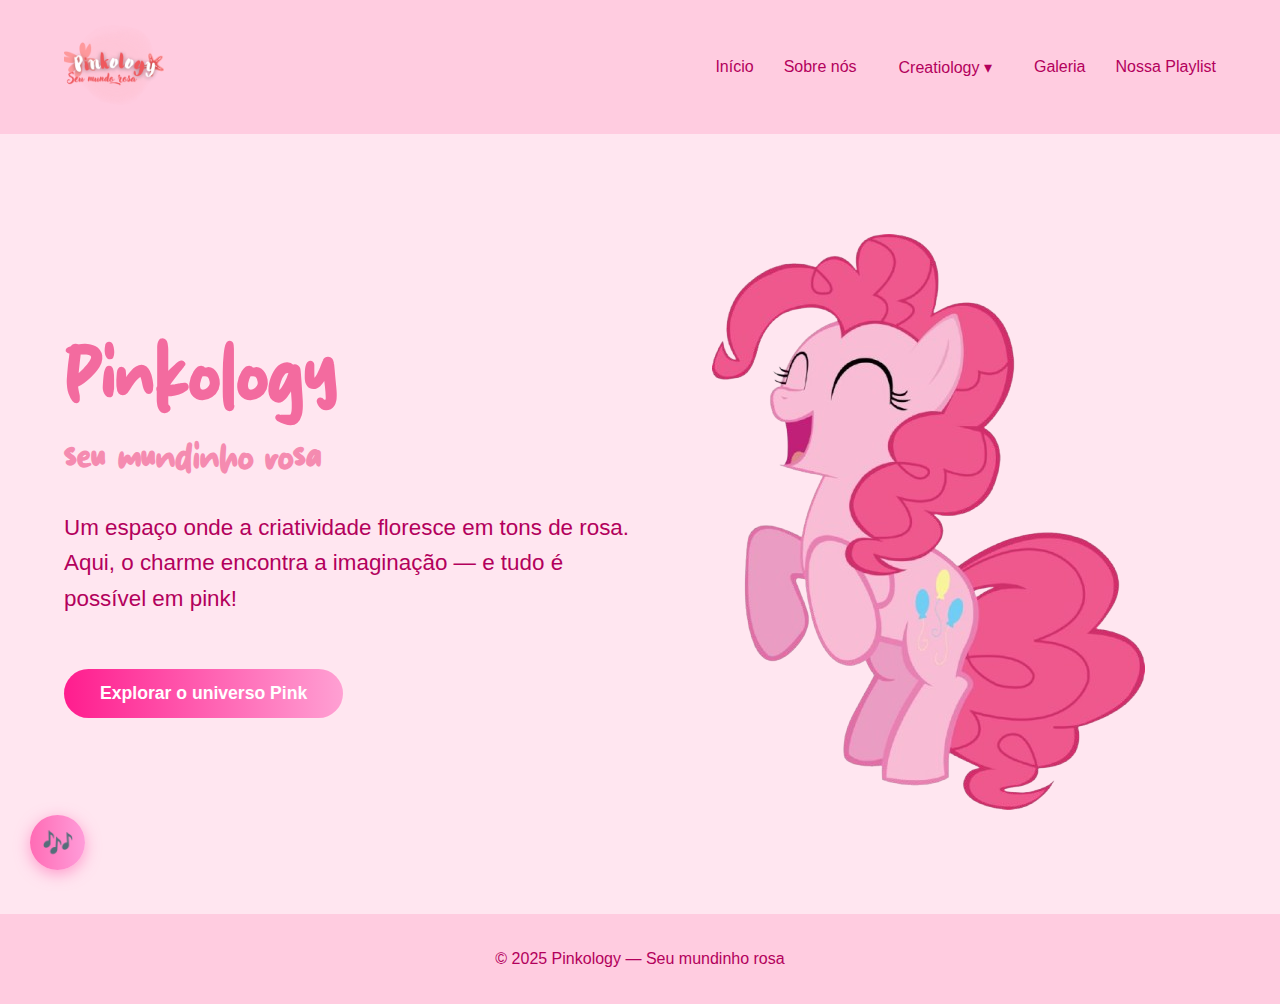
<file: index.html>
<!DOCTYPE html>
<html lang="pt-BR">
<head>
  <meta charset="UTF-8">
  <meta name="viewport" content="width=device-width, initial-scale=1.0">
  <title>Pinkology</title>
  <link rel="stylesheet" href="style.css">
  <link rel="stylesheet" href="creatiologymenu.css">
</head>
<script>
const toggleBtn = document.querySelector('.menu-toggle');
const menu = document.querySelector('.menu');
const dropdown = document.querySelector('.dropdown');

toggleBtn.addEventListener('click', () => {
  menu.classList.toggle('show');
});

dropdown.addEventListener('click', (e) => {
  if (window.innerWidth <= 900) {
    e.preventDefault();
    dropdown.classList.toggle('open');
  }
});
</script>
<body>

  <header class="navbar">
    <div class="logo">
      <img src="img/imgs/2.png" alt="Logo Pinkology">
    </div>
    <button class="menu-toggle">☰</button>
    <nav class="menu">
      <a href="index.html" target="_blank">Início</a>
      <a href="about_us.html" target="_blank">Sobre nós</a>

      <div class="dropdown">
        <a href="creatiology.html" class="dropbtn">Creatiology ▾</a>
        <div class="dropdown-content">
          <button onclick="mostrarPersonagem('barbie')">Barbie</button>
          <button onclick="mostrarPersonagem('marie')">Gatinha Marie</button>
          <button onclick="mostrarPersonagem('pinkie')">Pinkie Pie</button>
          <button onclick="mostrarPersonagem('aurora')">Princesa Aurora</button>
          <button onclick="mostrarPersonagem('penelope charmosa')">Penélope Charmosa</button>
          <button onclick="mostrarPersonagem('Ursinha Animadinha')">Ursinha Animadinha</button>
          <button onclick="mostrarPersonagem('pink-books')">Livros Rosa</button>
        </div>
      </div>

      <a href="galeria.html" target="_blank">Galeria</a>
      <a href="Nossa_Playlist.html" target="_blank">Nossa Playlist</a>
    </nav>
  </header>

  <section class="hero">
    <div class="hero-text">
      <h1>Pinkology</h1>
      <h2>seu mundinho rosa</h2>
      <p>Um espaço onde a criatividade floresce em tons de rosa.  
         Aqui, o charme encontra a imaginação — e tudo é possível em pink!</p>
      <a href="Creatiology.html"_blank"">
      <button>Explorar o universo Pink</button>
      </a>
    </div>

    <div class="hero-image">
      <img src="img/imgs/Pinkpie.png" alt="Imagem representando o universo Pinkology">
    </div>
  </section>

  <footer>
    <p>&copy; 2025 Pinkology — Seu mundinho rosa</p>
  </footer>
  <script>
    function mostrarPersonagem(id) {
      document.querySelectorAll('.personagem').forEach(div => div.classList.remove('ativo'));
      document.getElementById(id).classList.add('ativo');
    }
  </script>
  <script>
document.addEventListener("DOMContentLoaded", function () {
  const toggleBtn = document.querySelector('.menu-toggle');
  const menu = document.querySelector('.menu');
  const dropdown = document.querySelector('.dropdown');

  if (toggleBtn) {
    toggleBtn.addEventListener('click', () => {
      menu.classList.toggle('show');
    });
  }

  if (dropdown) {
    dropdown.addEventListener('click', (e) => {
      if (window.innerWidth <= 900) {
        e.preventDefault();
        dropdown.classList.toggle('open');
      }
    });
  }
});
</script>
<audio id="pinkPlayer" preload="auto"></audio>

<button class="music-btn" onclick="toggleMusic()">🎶</button>

<script>
  // Lista das músicas
  const playlist = [
  "músicas/Taylor-Swift-Lover-_Official-Music-Video_.mp3",
  "músicas/Lovers-[xmSk54-3tlA].mp3",
  "músicas/Taylor-Swift-Paper-Rings-_Official-Audio_.mp3"
];

  let currentSong = 0;
  const player = document.getElementById("pinkPlayer");

  // Toca a primeira música
  function playMusic() {
    player.src = playlist[currentSong];
    player.play();
  }

  // Botão de play/pause
  function toggleMusic() {
    if (player.paused && player.src) {
      player.play();
    } else if (player.src) {
      player.pause();
    } else {
      playMusic();
    }
  }

  // Quando a música termina → vai para a próxima
  player.addEventListener("ended", () => {
    currentSong++;
    if (currentSong >= playlist.length) {
      currentSong = 0; // volta ao início da lista
    }
    playMusic();
  });
</script>

</body>
</html>
</file>
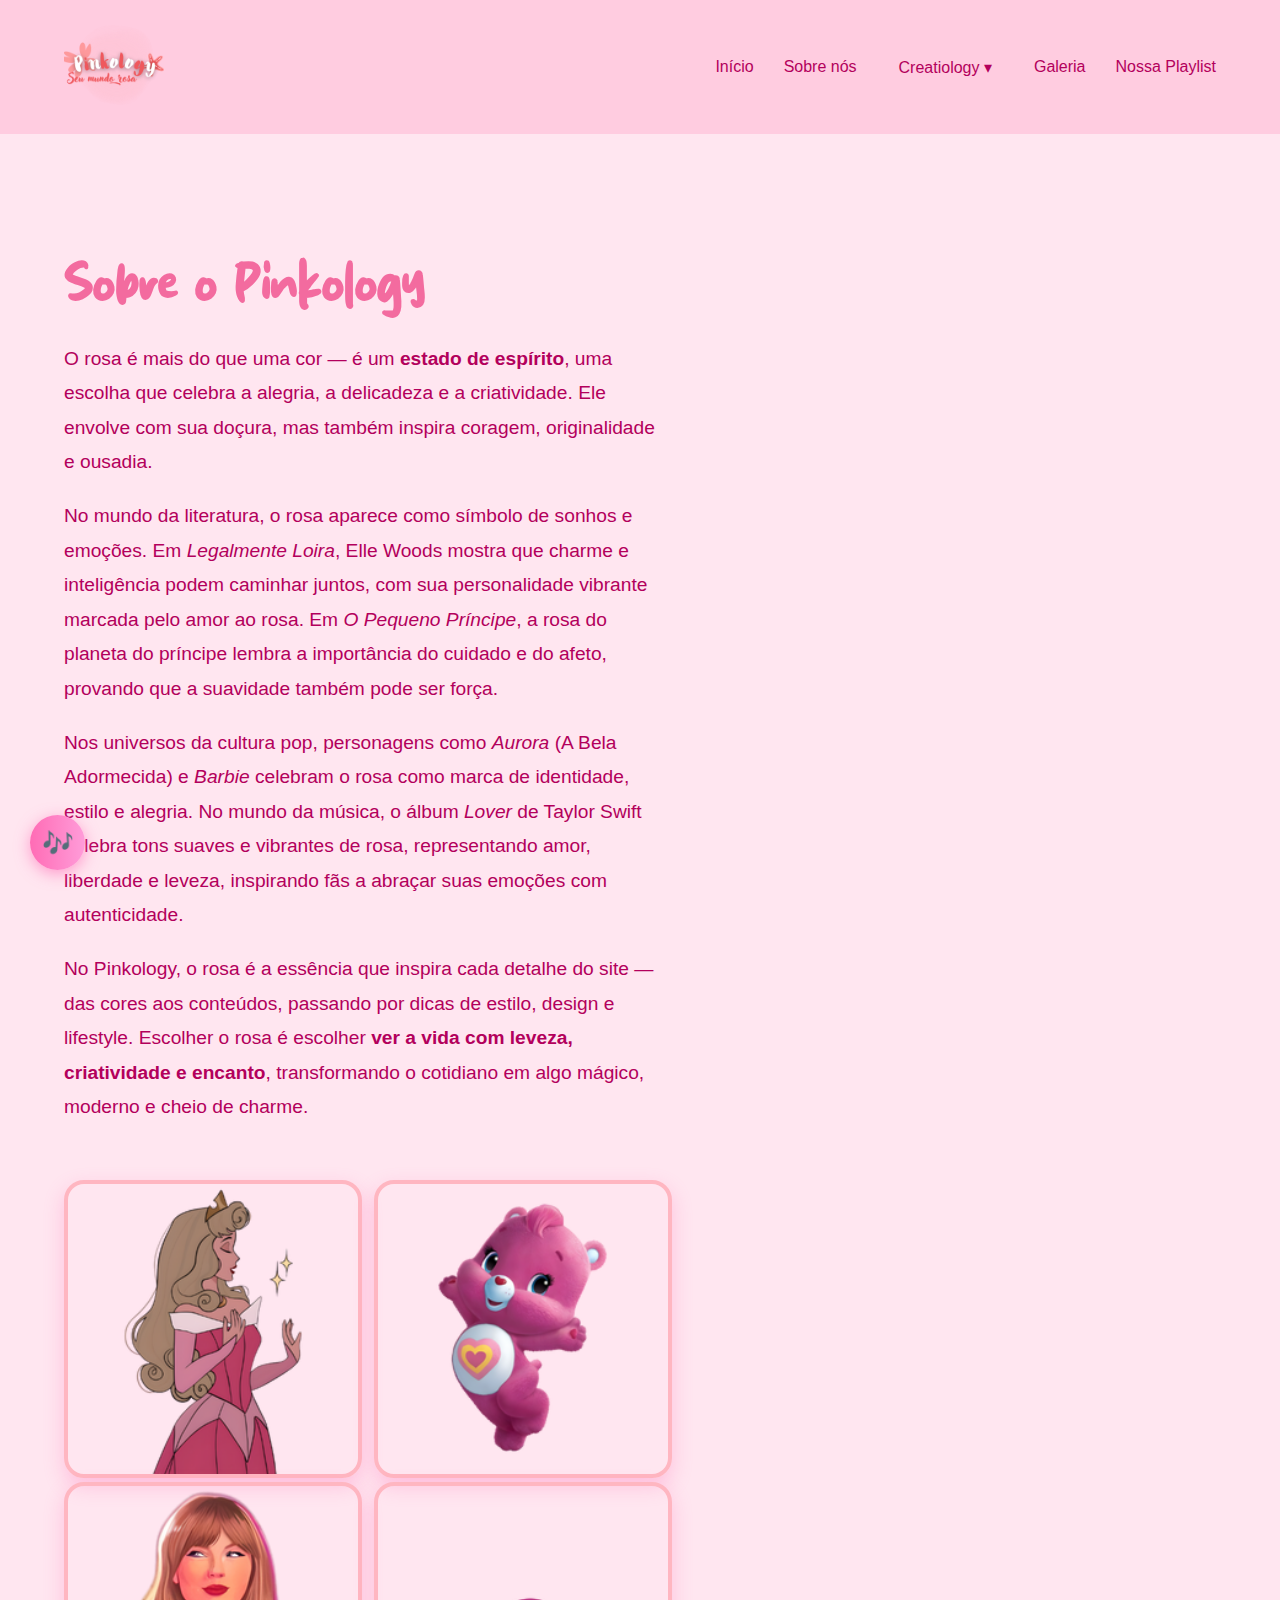
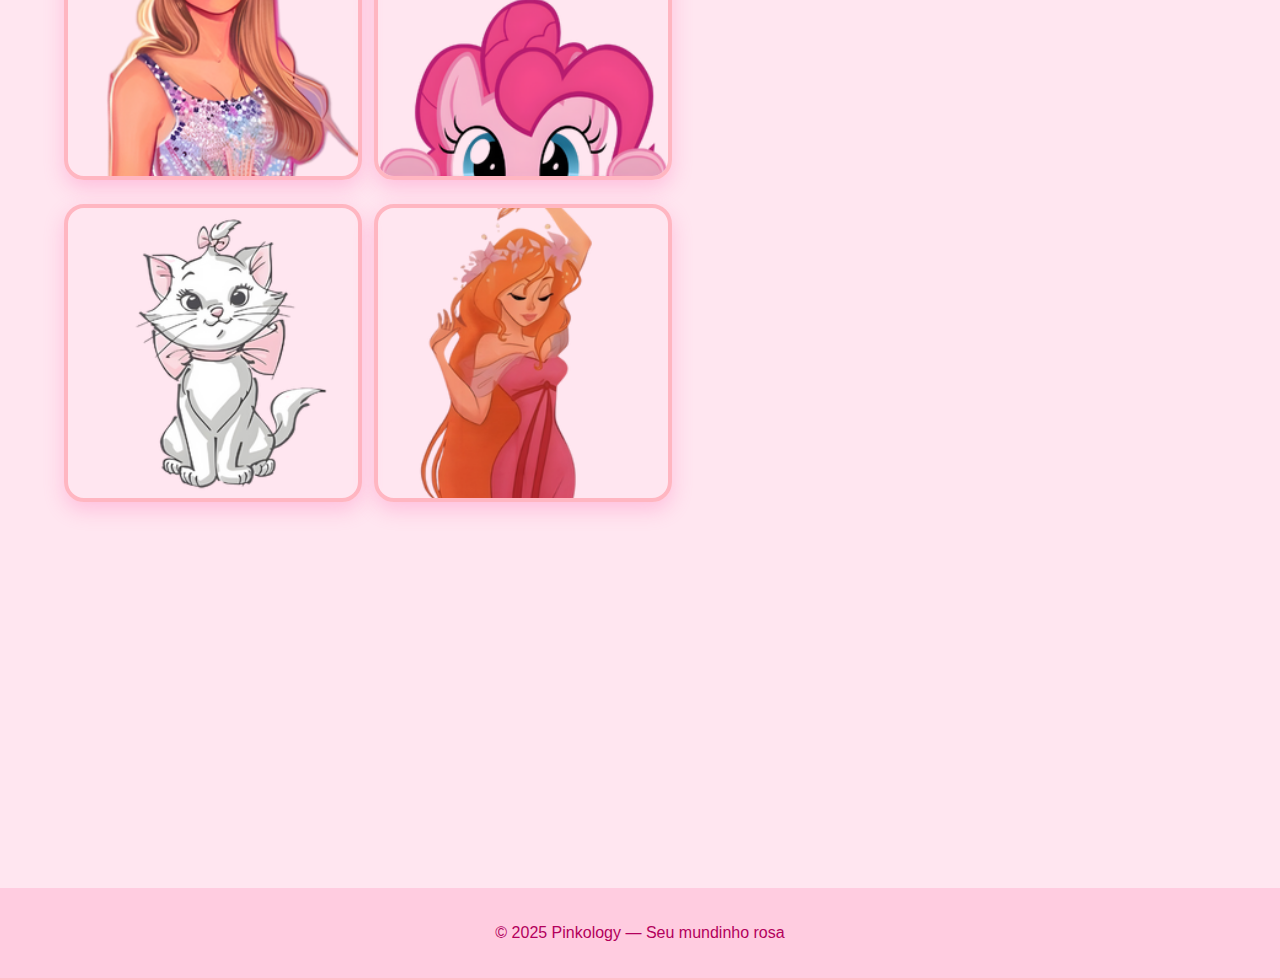
<file: about_us.html>
<!DOCTYPE html>
<html lang="pt-BR">
<head>
  <meta charset="UTF-8">
  <meta name="viewport" content="width=device-width, initial-scale=1.0">
  <title>Pinkology</title>
  <link rel="stylesheet" href="style.css">
  <link rel="stylesheet" href="styleabout_us.css">
  <link rel="stylesheet" href="creatiologymenu.css">
</head>
<script>
const toggleBtn = document.querySelector('.menu-toggle');
const menu = document.querySelector('.menu');
const dropdown = document.querySelector('.dropdown');

toggleBtn.addEventListener('click', () => {
  menu.classList.toggle('show');
});

dropdown.addEventListener('click', (e) => {
  if (window.innerWidth <= 900) {
    e.preventDefault();
    dropdown.classList.toggle('open');
  }
});
</script>
<body>

  <header class="navbar">
    <div class="logo">
      <img src="img/imgs/2.png" alt="Logo Pinkology">
    </div>
    <button class="menu-toggle">☰</button>
    <nav class="menu">
      <a href="index.html" target="_blank">Início</a>
      <a href="about_us.html" target="_blank">Sobre nós</a>

      <div class="dropdown">
        <a href="creatiology.html" class="dropbtn">Creatiology ▾</a>
        <div class="dropdown-content">
          <button onclick="mostrarPersonagem('barbie')">Barbie</button>
          <button onclick="mostrarPersonagem('marie')">Gatinha Marie</button>
          <button onclick="mostrarPersonagem('pinkie')">Pinkie Pie</button>
          <button onclick="mostrarPersonagem('aurora')">Princesa Aurora</button>
          <button onclick="mostrarPersonagem('penelope charmosa')">Penélope Charmosa</button>
          <button onclick="mostrarPersonagem('Ursinha Animadinha')">Ursinha Animadinha</button>
          <button onclick="mostrarPersonagem('pink-books')">Livros Rosa</button>
        </div>
      </div>

      <a href="galeria.html" target="_blank">Galeria</a>
      <a href="Nossa_Playlist.html" target="_blank">Nossa Playlist</a>
    </nav>
  </header>

  <section class="about-us">
    <div class="about-text">
      <h1>Sobre o Pinkology</h1>
      <p>
        O rosa é mais do que uma cor — é um <strong>estado de espírito</strong>, uma escolha que celebra a alegria, a delicadeza e a criatividade. Ele envolve com sua doçura, mas também inspira coragem, originalidade e ousadia.
      </p>
      <p>
        No mundo da literatura, o rosa aparece como símbolo de sonhos e emoções. Em <em>Legalmente Loira</em>, Elle Woods mostra que charme e inteligência podem caminhar juntos, com sua personalidade vibrante marcada pelo amor ao rosa. Em <em>O Pequeno Príncipe</em>, a rosa do planeta do príncipe lembra a importância do cuidado e do afeto, provando que a suavidade também pode ser força.
      </p>
      <p>
        Nos universos da cultura pop, personagens como <em>Aurora</em> (A Bela Adormecida) e <em>Barbie</em> celebram o rosa como marca de identidade, estilo e alegria. No mundo da música, o álbum <em>Lover</em> de Taylor Swift celebra tons suaves e vibrantes de rosa, representando amor, liberdade e leveza, inspirando fãs a abraçar suas emoções com autenticidade.
      </p>
      <p>
        No Pinkology, o rosa é a essência que inspira cada detalhe do site — das cores aos conteúdos, passando por dicas de estilo, design e lifestyle. Escolher o rosa é escolher <strong>ver a vida com leveza, criatividade e encanto</strong>, transformando o cotidiano em algo mágico, moderno e cheio de charme.
      </p>
    </div>
    <div class="about-gallery">
      <div class="gallery-row">
        <img src="img/imgs/Aurora.png" alt="Imagem 1">
        <img src="img/imgs/Taylor - Lover.png" alt="Imagem 2">
      </div>
      <div class="gallery-row">
        <img src="img/imgs/Ursinhos Carinhosos.png" alt="Imagem 3">
        <img src="img/imgs/Pinkepie.png" alt="Imagem 4">
      </div>
      <div class="gallery-row">
        <img src="img/imgs/Gatinha Marie.png" alt="Imagem 5">
      </div>
      <div class="gallery-row"
>       <img src="img/imgs/Giselle.png" alt="Imagem 6">
      </div>
    </div>
  </section>

  <footer>
    <p>&copy; 2025 Pinkology — Seu mundinho rosa</p>
  </footer>
  <script>
    function mostrarPersonagem(id) {
      document.querySelectorAll('.personagem').forEach(div => div.classList.remove('ativo'));
      document.getElementById(id).classList.add('ativo');
    }
  </script>
  <script>
document.addEventListener("DOMContentLoaded", function () {
  const toggleBtn = document.querySelector('.menu-toggle');
  const menu = document.querySelector('.menu');
  const dropdown = document.querySelector('.dropdown');

  if (toggleBtn) {
    toggleBtn.addEventListener('click', () => {
      menu.classList.toggle('show');
    });
  }

  if (dropdown) {
    dropdown.addEventListener('click', (e) => {
      if (window.innerWidth <= 900) {
        e.preventDefault();
        dropdown.classList.toggle('open');
      }
    });
  }
});
</script>
<audio id="pinkPlayer" preload="auto"></audio>

<button class="music-btn" onclick="toggleMusic()">🎶</button>

<script>
  // Lista das músicas
  const playlist = [
  "músicas/Taylor-Swift-Lover-_Official-Music-Video_.mp3",
  "músicas/Lovers-[xmSk54-3tlA].mp3",
  "músicas/Taylor-Swift-Paper-Rings-_Official-Audio_.mp3"
];

  let currentSong = 0;
  const player = document.getElementById("pinkPlayer");

  // Toca a primeira música
  function playMusic() {
    player.src = playlist[currentSong];
    player.play();
  }

  // Botão de play/pause
  function toggleMusic() {
    if (player.paused && player.src) {
      player.play();
    } else if (player.src) {
      player.pause();
    } else {
      playMusic();
    }
  }

  // Quando a música termina → vai para a próxima
  player.addEventListener("ended", () => {
    currentSong++;
    if (currentSong >= playlist.length) {
      currentSong = 0; // volta ao início da lista
    }
    playMusic();
  });
</script>

</body>
</html>
</file>
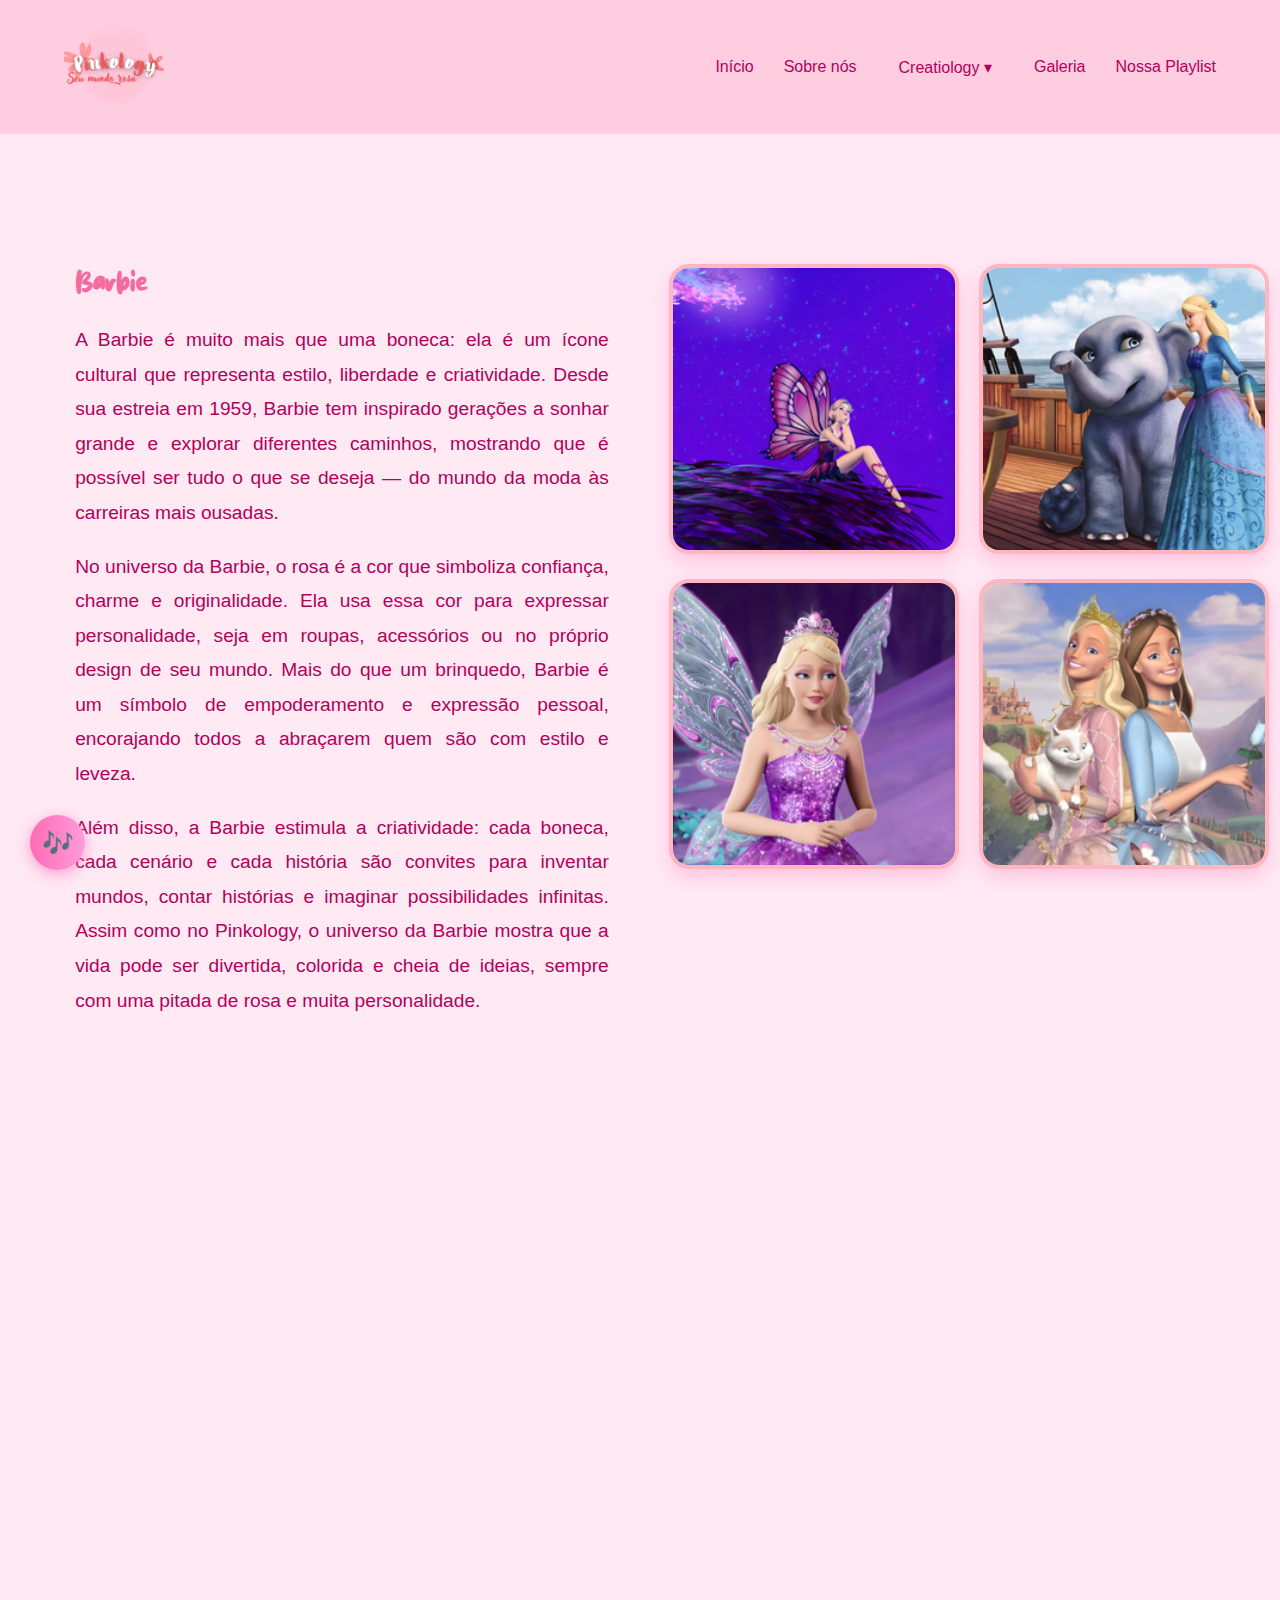
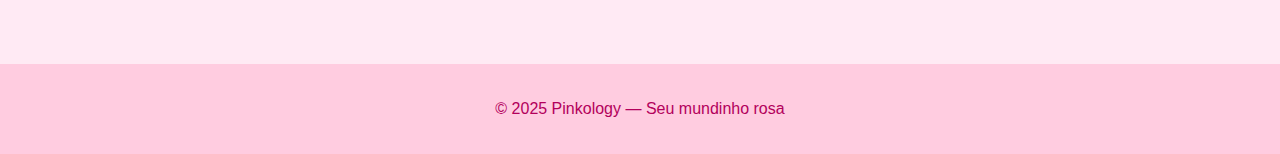
<file: Creatiology.html>
<!DOCTYPE html>
<html lang="pt-BR">
<head>
  <meta charset="UTF-8">
  <meta name="viewport" content="width=device-width, initial-scale=1.0">
  <title>Creatiology - Pinkology</title>
  <link rel="stylesheet" href="style.css">
  <link rel="stylesheet" href="styleabout_us.css">
  <link rel="stylesheet" href="creatiologystyle.css">
  <link rel="stylesheet" href="creatiologymenu.css">
</head>
<script>
const toggleBtn = document.querySelector('.menu-toggle');
const menu = document.querySelector('.menu');
const dropdown = document.querySelector('.dropdown');

toggleBtn.addEventListener('click', () => {
  menu.classList.toggle('show');
});

dropdown.addEventListener('click', (e) => {
  if (window.innerWidth <= 900) {
    e.preventDefault();
    dropdown.classList.toggle('open');
  }
});
</script>
<body>

  <header class="navbar">
    <div class="logo">
      <img src="img/imgs/2.png" alt="Logo Pinkology">
    </div>
    <button class="menu-toggle">☰</button>
    <nav class="menu">
      <a href="index.html">Início</a>
      <a href="about_us.html">Sobre nós</a>

      <div class="dropdown">
        <a href="Creatiology.html" class="dropbtn">Creatiology ▾</a>
        <div class="dropdown-content">
          <button onclick="mostrarPersonagem('barbie')">Barbie</button>
          <button onclick="mostrarPersonagem('marie')">Gatinha Marie</button>
          <button onclick="mostrarPersonagem('pinkie')">Pinkie Pie</button>
          <button onclick="mostrarPersonagem('aurora')">Princesa Aurora</button>
          <button onclick="mostrarPersonagem('penelope charmosa')">Penélope Charmosa</button>
          <button onclick="mostrarPersonagem('Ursinha Animadinha')">Ursinha Animadinha</button>
          <button onclick="mostrarPersonagem('pink-books')">Livros Rosa</button>
        </div>
      </div>

      <a href="galeria.html" target="_blank">Galeria</a>
      <a href="Nossa_Playlist.html" target="_blank">Nossa Playlist</a>
    </nav>
  </header>


  <section class="about-us">
    <!-- Barbie -->
    <div id="barbie" class="about-block personagem ativo">
      <div class="about-text">
        <h1>Barbie</h1>
        <p>A Barbie é muito mais que uma boneca: ela é um ícone cultural que representa estilo, liberdade e criatividade. Desde sua estreia em 1959, Barbie tem inspirado gerações a sonhar grande e explorar diferentes caminhos, mostrando que é possível ser tudo o que se deseja — do mundo da moda às carreiras mais ousadas.</p>
        <p>No universo da Barbie, o rosa é a cor que simboliza confiança, charme e originalidade. Ela usa essa cor para expressar personalidade, seja em roupas, acessórios ou no próprio design de seu mundo. Mais do que um brinquedo, Barbie é um símbolo de empoderamento e expressão pessoal, encorajando todos a abraçarem quem são com estilo e leveza.</p>
        <p>Além disso, a Barbie estimula a criatividade: cada boneca, cada cenário e cada história são convites para inventar mundos, contar histórias e imaginar possibilidades infinitas. Assim como no Pinkology, o universo da Barbie mostra que a vida pode ser divertida, colorida e cheia de ideias, sempre com uma pitada de rosa e muita personalidade.</p>
      </div>
      <div class="about-gallery">
        <div class="gallery-row">
          <img src="img/imgs/Barbie (1).png" alt="Imagem 1">
          <img src="img/imgs/Barbie (2).png" alt="Imagem 2">
        </div>
        <div class="gallery-row">
          <img src="img/imgs/Barbie (3).png" alt="Imagem 3">
          <img src="img/imgs/Barbie.6.png" alt="Imagem 4">
        </div>
      </div>
    </div>

    <!-- Gatinha Marie -->
    <div id="marie" class="about-block personagem">
      <div class="about-text">
        <h1>Gatinha Marie</h1>
        <p>Marie é a doce gatinha branca de “Aristogatas”, conhecida por sua personalidade charmosa, elegante e cheia de atitude. Desde sua estreia nos clássicos da Disney, Marie conquistou corações ao representar graça, confiança e delicadeza, mostrando que até os pequenos gestos podem ter grande estilo.</p>
        <p>No universo da Marie, o rosa é a cor da fofura e da sofisticação, refletida em seu laço rosa icônico e em sua postura delicada. Ela ensina que é possível ser amável e confiante ao mesmo tempo, combinando charme e personalidade.</p>
        <p>Além disso, Marie inspira criatividade e imaginação: crianças e fãs podem inventar histórias, desenhar cenários e se divertir com sua presença graciosa. Assim como o Pinkology celebra o rosa como expressão de estilo, arte e diversão, a Gatinha Marie é uma referência de elegância e ternura, mostrando que o rosa também pode ser sofisticado e cheio de personalidade.</p>
      </div>
      <div class="about-gallery">
        <div class="gallery-row">
          <img src="img/imgs/Marie.png" alt="Imagem 1">
          <img src="img/imgs/Marie (1).png" alt="Imagem 2">
        </div>
        <div class="gallery-row">
          <img src="img/imgs/Marie (4).png" alt="Imagem 1">
          <img src="img/imgs/Marie (2).png" alt="Imagem 2">
        </div>
      </div>
    </div>

    <!-- Pinkie Pie -->
    <div id="pinkie" class="about-block personagem">
      <div class="about-text">
        <h1>Pinkie Pie</h1>
        <p>Pinkie Pie é a ponteira da diversão e da alegria no mundo de My Little Pony. Conhecida por seu humor contagiante, energia infinita e amor por festas, ela representa criatividade, entusiasmo e espontaneidade. Desde sua estreia, Pinkie Pie inspira todos a encontrarem alegria nas pequenas coisas e a celebrarem cada momento com intensidade.</p>
        <p>No universo da Pinkie Pie, o rosa é a cor da felicidade e da imaginação, refletida em sua crina vibrante e em suas roupas e acessórios lúdicos. Ela ensina que ser criativo e ousado é uma forma de se expressar e espalhar positividade.</p>
        <p>Além de diversão, Pinkie Pie estimula a criatividade e a colaboração: inventar histórias, decorar festas e criar brincadeiras são atividades que despertam o imaginário, reforçando que a vida pode ser divertida, colorida e cheia de possibilidades, sempre com uma pitada de rosa e muita personalidade.</p>
      </div>
      <div class="about-gallery">
        <div class="gallery-row">
          <img src="img/imgs/Pinkie Pie.png" alt="Imagem 1">
          <img src="img/imgs/Pinkie Pie (1).png" alt="Imagem 2">
        </div>
          <div class="gallery-row">
          <img src="img/imgs/Pinkie Pie (2).png" alt="Imagem 1">
          <img src="img/imgs/Pinkie Pie (3).png" alt="Imagem 2">
        </div>
      </div>
    </div>

    <!-- Princesa Aurora -->
    <div id="aurora" class="about-block personagem">
      <div class="about-text">
        <h1>Princesa Aurora</h1>
        <p>A Princesa Aurora é um símbolo de elegância, graça e delicadeza no universo Disney. Desde sua estreia em A Bela Adormecida, Aurora encantou gerações com sua gentileza, charme e postura real, mostrando que a verdadeira nobreza vem tanto da aparência quanto do coração.</p>
        <p>No mundo de Aurora, o rosa é a cor da serenidade e da magia, refletida em seu icônico vestido rosa e nos elementos encantados que cercam sua história. Ela ensina que é possível combinar beleza, elegância e força interior, tornando cada gesto e decisão significativos e memoráveis.</p>
        <p>Além disso, Aurora inspira criatividade e imaginação: cenários mágicos, castelos e contos de fadas oferecem espaço para criar histórias, desenhar aventuras e explorar mundos encantados. Assim como o Pinkology celebra o rosa como símbolo de estilo e fantasia, a Princesa Aurora mostra que o rosa também é sinônimo de encanto, delicadeza e imaginação sem limites.</p>
      </div>
      <div class="about-gallery">
        <div class="gallery-row">
          <img src="img/imgs/Aurora.1.png" alt="Imagem 1">
          <img src="img/imgs/Aurora.2.png" alt="Imagem 2">
        </div>
        <div class="gallery-row">
          <img src="img/imgs/Aurora.3.png" alt="Imagem 1">
          <img src="img/imgs/Aurora.png" alt="Imagem 2">
        </div>
      </div>
    </div>

    <!-- Penélope Charmosa -->
    <div id="penelope charmosa" class="about-block personagem">
      <div class="about-text">
        <h1>Penélope Charmosa</h1>
        <p>Penélope Charmosa é o ícone da elegância veloz e do charme em movimento. Conhecida por seu carro cor-de-rosa e seu estilo impecável, ela conquistou gerações desde sua estreia em Corrida Maluca — sempre mostrando que feminilidade e coragem podem andar lado a lado, inclusive em alta velocidade.</p>
        <p>No universo de Penélope, o rosa é mais do que uma cor — é uma atitude. É o símbolo da confiança, da inteligência e da graciosidade que ela carrega em cada corrida, provando que é possível ser ousada e refinada ao mesmo tempo. Sua combinação de delicadeza e determinação inspira todos a correrem atrás dos próprios sonhos com estilo e personalidade.</p>
        <p>Além disso, Penélope Charmosa representa a criatividade no modo mais vibrante: seja em suas invenções, acessórios ou estratégias engenhosas nas pistas, ela transforma desafios em oportunidades para brilhar. Assim como o Pinkology, Penélope mostra que o rosa é a cor da originalidade, da coragem e do poder de ser autenticamente você — mesmo quando o mundo está em alta velocidade.</p>
      </div>
      <div class="about-gallery">
        <div class="gallery-row">
          <img src="img/imgs/Penélope Charmosa (1).png" alt="Imagem 1">
          <img src="img/imgs/Penélope Charmosa (2).png" alt="Imagem 2">
        </div>
        <div class="gallery-row">
          <img src="img/imgs/Penélope Charmosa (3).png" alt="Imagem 1">
          <img src="img/imgs/Penélope Charmosa (4).png" alt="Imagem 2">
        </div>
      </div>
    </div>

    <!-- Ursinha Animadinha -->
    <div id="Ursinha Animadinha" class="about-block personagem">
      <div class="about-text">
        <h1>Ursinha Animadinha</h1>
        <p>A Ursinha Animadinha é o puro reflexo da alegria em forma de ternura. Com seu pelo rosa vibrante e o arco-íris estampado no peito, ela representa a energia positiva, a esperança e o poder de transformar dias comuns em momentos especiais. Desde sua estreia nos Ursinhos Carinhosos, Animadinha encanta com seu sorriso contagiante e sua habilidade de espalhar amor por onde passa.</p>
        <p>No universo da Ursinha Animadinha, o rosa é mais do que uma cor — é o brilho da empatia e da felicidade compartilhada. Ela mostra que ser gentil, otimista e acolhedor é uma forma poderosa de criatividade emocional, capaz de colorir o mundo e aquecer corações.</p>
        <p>Assim como o Pinkology, a Ursinha Animadinha celebra o rosa como um símbolo de amor e expressão. Seu arco-íris é a tradução perfeita do que significa viver com imaginação e carinho, lembrando a todos que a verdadeira beleza está em ver o lado alegre da vida — sempre com um toque de rosa e um sorriso no rosto.</p>
      </div>
      <div class="about-gallery">
        <div class="gallery-row">
          <img src="img/imgs/Ursinha animadinha (1).png" alt="Imagem 1">
          <img src="img/imgs/Ursinha animadinha (2).png" alt="Imagem 2">
        </div>
        <div class="gallery-row">
          <img src="img/imgs/Ursinha animadinha (3).png" alt="Imagem 3">
          <img src="img/imgs/Ursinha animadinha (4).png" alt="Imagem 4">
        </div>
      </div>
    </div>

     <!--LIVROS -->
    <div id="pink-books" class="about-block personagem">
      <div class="about-text">
        <h1>Livros que Exalam a Estética Rosa 📚✨</h1>
        <p>Histórias que encantam, inspiram e fazem o coração bater cor-de-rosa.  
        Cada um desses livros carrega um toque de delicadeza, sonhos e criatividade — perfeitos para quem vive a vida com brilho e imaginação.</p>
        <p>Essas obras traduzem o universo Pinkology em palavras: elegância, feminilidade e poder criativo.  
        São leituras que transformam o simples ato de folhear páginas em uma experiência doce e cintilante.</p>
      </div>

      <div class="about-gallery book-gallery">
        <div class="gallery-row">
          <div class="book-card">
            <img src="img/imgs/Bee e Levi.png" alt="A razão do amor - Ali Hazelwood">
            <h2>A razão do amor</h2>
            <p>Bee e Levi descobrem um amor delicado e vibrante, como o rosa, que floresce entre ciência, confiança e parceria.</p>
          </div>
          <div class="book-card">
            <img src="img/imgs/Jacks e Evangeline.png" alt="Era uma vez um coração partido - Stephanie Garber">
            <h2>Era uma vez um coração partido</h2>
            <p>Evangeline faz um pacto com Jacks para salvar seu amor, mas descobre que desejos têm preço alto.</p>
          </div>
        </div>

        <div class="gallery-row">
          <div class="book-card">
            <img src="img/imgs/Lily e Atlas.png" alt="É assim que começa - Colleen Hoover">
            <h2>É assim que começa</h2>
            <p>Lily reencontra Atlas e descobre que o amor verdadeiro pode nascer de segundas chances.</p>
          </div>
          <div class="book-card">
            <img src="img/imgs/Rue e Eli.png" alt="Não é amor - Ali Hazelwood">
            <h2>Não é amor</h2>
            <p>Rue e Eli se envolvem em um jogo secreto, onde a química entre eles desafia as regras da lealdade e da razão. Um romance intenso, onde o amor e a ciência se encontram.</p>
          </div>
        </div>
      </div>

    </div>
  </section>

  <footer>
    <p>&copy; 2025 Pinkology — Seu mundinho rosa</p>
  </footer>

  <script>
    function mostrarPersonagem(id) {
      document.querySelectorAll('.personagem').forEach(div => div.classList.remove('ativo'));
      document.getElementById(id).classList.add('ativo');
    }
  </script>
  <script>
document.addEventListener("DOMContentLoaded", function () {
  const toggleBtn = document.querySelector('.menu-toggle');
  const menu = document.querySelector('.menu');
  const dropdown = document.querySelector('.dropdown');

  if (toggleBtn) {
    toggleBtn.addEventListener('click', () => {
      menu.classList.toggle('show');
    });
  }

  if (dropdown) {
    dropdown.addEventListener('click', (e) => {
      if (window.innerWidth <= 900) {
        e.preventDefault();
        dropdown.classList.toggle('open');
      }
    });
  }
});
</script>
</body>
<audio id="pinkPlayer" preload="auto"></audio>

<button class="music-btn" onclick="toggleMusic()">🎶</button>

<script>
  // Lista das músicas
  const playlist = [
  "músicas/Taylor-Swift-Lover-_Official-Music-Video_.mp3",
  "músicas/Lovers-[xmSk54-3tlA].mp3",
  "músicas/Taylor-Swift-Paper-Rings-_Official-Audio_.mp3"
];

  let currentSong = 0;
  const player = document.getElementById("pinkPlayer");

  // Toca a primeira música
  function playMusic() {
    player.src = playlist[currentSong];
    player.play();
  }

  // Botão de play/pause
  function toggleMusic() {
    if (player.paused && player.src) {
      player.play();
    } else if (player.src) {
      player.pause();
    } else {
      playMusic();
    }
  }

  // Quando a música termina → vai para a próxima
  player.addEventListener("ended", () => {
    currentSong++;
    if (currentSong >= playlist.length) {
      currentSong = 0; // volta ao início da lista
    }
    playMusic();
  });
</script>


</html>
</file>
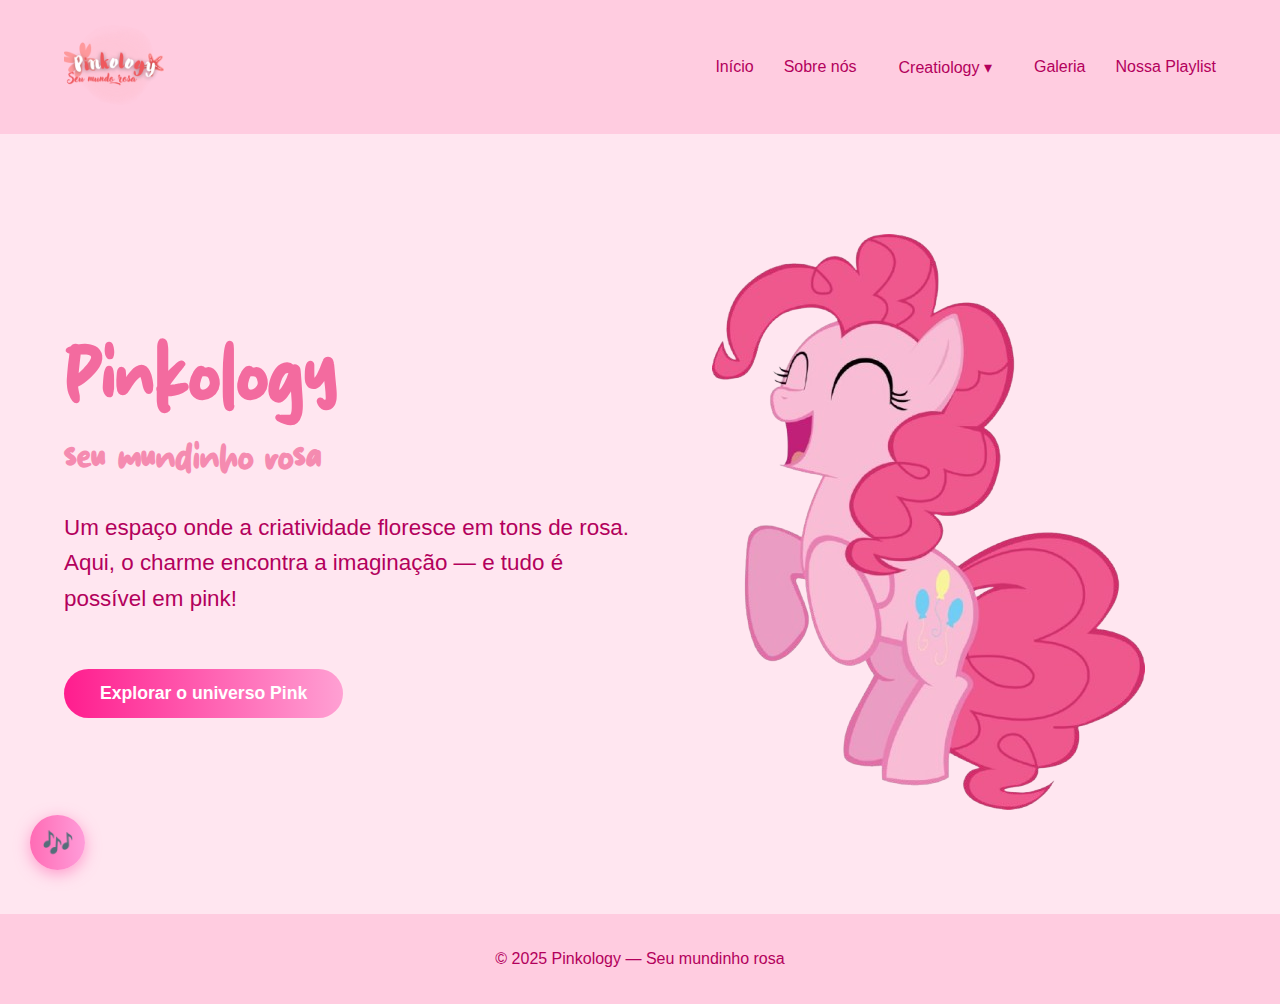
<file: home.html>
<!DOCTYPE html>
<html lang="pt-BR">
<head>
  <meta charset="UTF-8">
  <meta name="viewport" content="width=device-width, initial-scale=1.0">
  <title>Pinkology</title>
  <link rel="stylesheet" href="style.css">
  <link rel="stylesheet" href="creatiologymenu.css">
</head>
<script>
const toggleBtn = document.querySelector('.menu-toggle');
const menu = document.querySelector('.menu');
const dropdown = document.querySelector('.dropdown');

toggleBtn.addEventListener('click', () => {
  menu.classList.toggle('show');
});

dropdown.addEventListener('click', (e) => {
  if (window.innerWidth <= 900) {
    e.preventDefault();
    dropdown.classList.toggle('open');
  }
});
</script>
<body>

  <header class="navbar">
    <div class="logo">
      <img src="img/imgs/2.png" alt="Logo Pinkology">
    </div>
    <button class="menu-toggle">☰</button>
    <nav class="menu">
      <a href="home.html" target="_blank">Início</a>
      <a href="about_us.html" target="_blank">Sobre nós</a>

      <div class="dropdown">
        <a href="creatiology.html" class="dropbtn">Creatiology ▾</a>
        <div class="dropdown-content">
          <button onclick="mostrarPersonagem('barbie')">Barbie</button>
          <button onclick="mostrarPersonagem('marie')">Gatinha Marie</button>
          <button onclick="mostrarPersonagem('pinkie')">Pinkie Pie</button>
          <button onclick="mostrarPersonagem('aurora')">Princesa Aurora</button>
          <button onclick="mostrarPersonagem('penelope charmosa')">Penélope Charmosa</button>
          <button onclick="mostrarPersonagem('Ursinha Animadinha')">Ursinha Animadinha</button>
          <button onclick="mostrarPersonagem('pink-books')">Livros Rosa</button>
        </div>
      </div>

      <a href="galeria.html" target="_blank">Galeria</a>
      <a href="Nossa_Playlist.html" target="_blank">Nossa Playlist</a>
    </nav>
  </header>

  <section class="hero">
    <div class="hero-text">
      <h1>Pinkology</h1>
      <h2>seu mundinho rosa</h2>
      <p>Um espaço onde a criatividade floresce em tons de rosa.  
         Aqui, o charme encontra a imaginação — e tudo é possível em pink!</p>
      <a href="Creatiology.html"_blank"">
      <button>Explorar o universo Pink</button>
      </a>
    </div>

    <div class="hero-image">
      <img src="img/imgs/Pinkpie.png" alt="Imagem representando o universo Pinkology">
    </div>
  </section>

  <footer>
    <p>&copy; 2025 Pinkology — Seu mundinho rosa</p>
  </footer>
  <script>
    function mostrarPersonagem(id) {
      document.querySelectorAll('.personagem').forEach(div => div.classList.remove('ativo'));
      document.getElementById(id).classList.add('ativo');
    }
  </script>
  <script>
document.addEventListener("DOMContentLoaded", function () {
  const toggleBtn = document.querySelector('.menu-toggle');
  const menu = document.querySelector('.menu');
  const dropdown = document.querySelector('.dropdown');

  if (toggleBtn) {
    toggleBtn.addEventListener('click', () => {
      menu.classList.toggle('show');
    });
  }

  if (dropdown) {
    dropdown.addEventListener('click', (e) => {
      if (window.innerWidth <= 900) {
        e.preventDefault();
        dropdown.classList.toggle('open');
      }
    });
  }
});
</script>
<audio id="pinkPlayer" preload="auto"></audio>

<button class="music-btn" onclick="toggleMusic()">🎶</button>

<script>
  // Lista das músicas
  const playlist = [
  "músicas/Taylor-Swift-Lover-_Official-Music-Video_.mp3",
  "músicas/Lovers-[xmSk54-3tlA].mp3",
  "músicas/Taylor-Swift-Paper-Rings-_Official-Audio_.mp3"
];

  let currentSong = 0;
  const player = document.getElementById("pinkPlayer");

  // Toca a primeira música
  function playMusic() {
    player.src = playlist[currentSong];
    player.play();
  }

  // Botão de play/pause
  function toggleMusic() {
    if (player.paused && player.src) {
      player.play();
    } else if (player.src) {
      player.pause();
    } else {
      playMusic();
    }
  }

  // Quando a música termina → vai para a próxima
  player.addEventListener("ended", () => {
    currentSong++;
    if (currentSong >= playlist.length) {
      currentSong = 0; // volta ao início da lista
    }
    playMusic();
  });
</script>

</body>
</html>
</file>
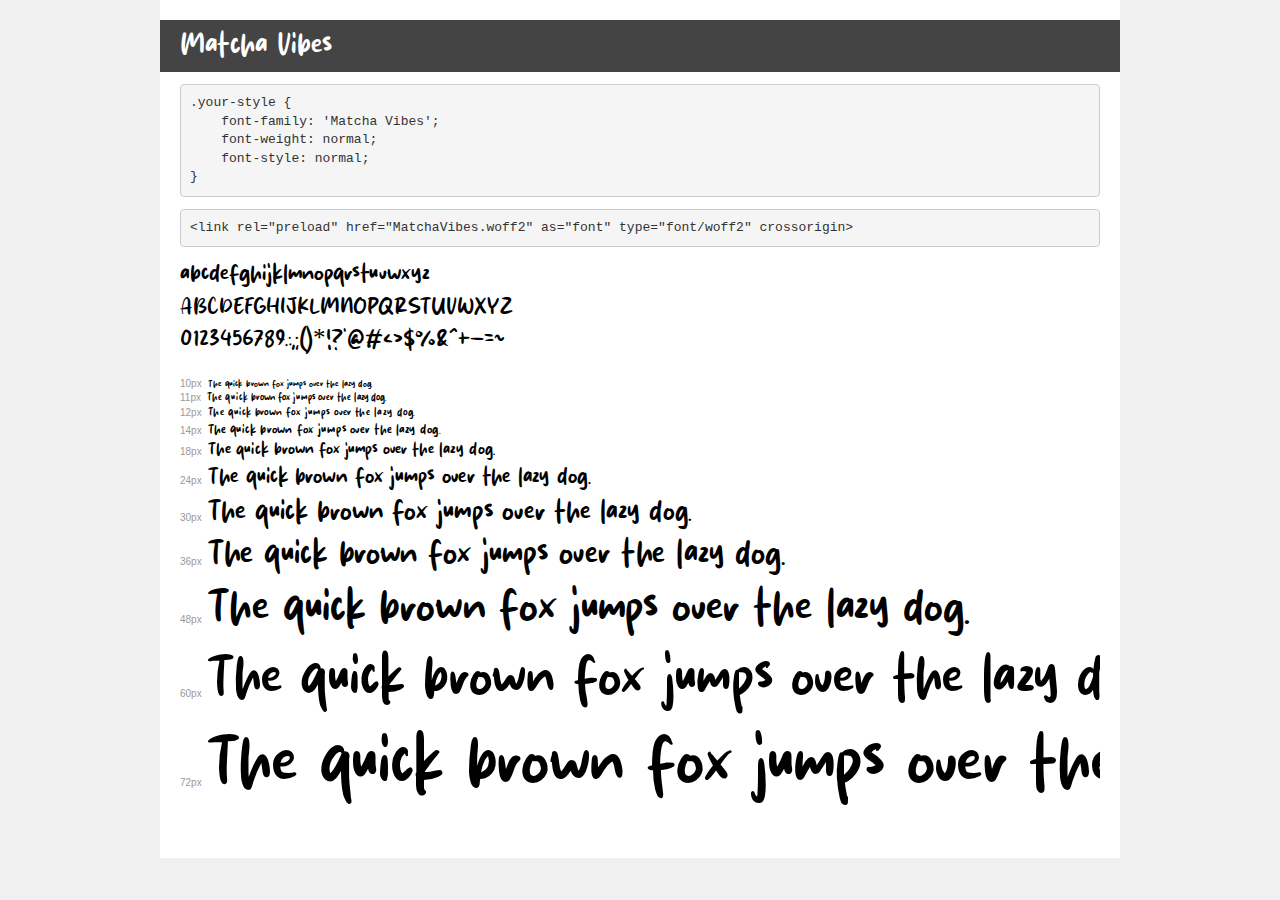
<file: Fonts/demo.html>
<!DOCTYPE html>
<html lang="en">
<head>
    <meta charset="utf-8">
    <meta http-equiv="X-UA-Compatible" content="IE=edge">
    <meta name="viewport" content="width=device-width, initial-scale=1">
    <meta name="robots" content="noindex, noarchive">
    <meta name="format-detection" content="telephone=no">
    <title>Transfonter demo</title>
    <link href="stylesheet.css" rel="stylesheet">
    <style>
        /*
        http://meyerweb.com/eric/tools/css/reset/
        v2.0 | 20110126
        License: none (public domain)
        */
        html, body, div, span, applet, object, iframe,
        h1, h2, h3, h4, h5, h6, p, blockquote, pre,
        a, abbr, acronym, address, big, cite, code,
        del, dfn, em, img, ins, kbd, q, s, samp,
        small, strike, strong, sub, sup, tt, var,
        b, u, i, center,
        dl, dt, dd, ol, ul, li,
        fieldset, form, label, legend,
        table, caption, tbody, tfoot, thead, tr, th, td,
        article, aside, canvas, details, embed,
        figure, figcaption, footer, header, hgroup,
        menu, nav, output, ruby, section, summary,
        time, mark, audio, video {
            margin: 0;
            padding: 0;
            border: 0;
            font-size: 100%;
            font: inherit;
            vertical-align: baseline;
        }
        /* HTML5 display-role reset for older browsers */
        article, aside, details, figcaption, figure,
        footer, header, hgroup, menu, nav, section {
            display: block;
        }
        body {
            line-height: 1;
        }
        ol, ul {
            list-style: none;
        }
        blockquote, q {
            quotes: none;
        }
        blockquote:before, blockquote:after,
        q:before, q:after {
            content: '';
            content: none;
        }
        table {
            border-collapse: collapse;
            border-spacing: 0;
        }
        /* demo styles */
        body {
            background: #f0f0f0;
            color: #000;
        }
        .page {
            background: #fff;
            width: 920px;
            margin: 0 auto;
            padding: 20px 20px 0 20px;
            overflow: hidden;
        }
        .font-container {
            overflow-x: auto;
            overflow-y: hidden;
            margin-bottom: 40px;
            line-height: 1.3;
            white-space: nowrap;
            padding-bottom: 5px;
        }
        h1 {
            position: relative;
            background: #444;
            font-size: 32px;
            color: #fff;
            padding: 10px 20px;
            margin: 0 -20px 12px -20px;
        }
        .letters {
            font-size: 25px;
            margin-bottom: 20px;
        }
        .s10:before {
            content: '10px';
        }
        .s11:before {
            content: '11px';
        }
        .s12:before {
            content: '12px';
        }
        .s14:before {
            content: '14px';
        }
        .s18:before {
            content: '18px';
        }
        .s24:before {
            content: '24px';
        }
        .s30:before {
            content: '30px';
        }
        .s36:before {
            content: '36px';
        }
        .s48:before {
            content: '48px';
        }
        .s60:before {
            content: '60px';
        }
        .s72:before {
            content: '72px';
        }
        .s10:before, .s11:before, .s12:before, .s14:before,
        .s18:before, .s24:before, .s30:before, .s36:before,
        .s48:before, .s60:before, .s72:before {
            font-family: Arial, sans-serif;
            font-size: 10px;
            font-weight: normal;
            font-style: normal;
            color: #999;
            padding-right: 6px;
        }
        pre {
            display: block;
            padding: 9px;
            margin: 0 0 12px;
            font-family: Monaco, Menlo, Consolas, "Courier New", monospace;
            font-size: 13px;
            line-height: 1.428571429;
            color: #333;
            font-weight: normal;
            font-style: normal;
            background-color: #f5f5f5;
            border: 1px solid #ccc;
            overflow-x: auto;
            border-radius: 4px;
        }
        /* responsive */
        @media (max-width: 959px) {
            .page {
                width: auto;
                margin: 0;
            }
        }
    </style>
</head>
<body>
<div class="page">
    <div class="demo">
        <h1 style="font-family: 'Matcha Vibes'; font-weight: normal; font-style: normal;">Matcha Vibes</h1>
        <pre title="Usage">.your-style {
    font-family: 'Matcha Vibes';
    font-weight: normal;
    font-style: normal;
}</pre>
        <pre title="Preload (optional)">
&lt;link rel=&quot;preload&quot; href=&quot;MatchaVibes.woff2&quot; as=&quot;font&quot; type=&quot;font/woff2&quot; crossorigin&gt;</pre>
        <div class="font-container" style="font-family: 'Matcha Vibes'; font-weight: normal; font-style: normal;">
            <p class="letters">
                abcdefghijklmnopqrstuvwxyz<br>
ABCDEFGHIJKLMNOPQRSTUVWXYZ<br>
                0123456789.:,;()*!?'@#&lt;&gt;$%&^+-=~
            </p>
            <p class="s10" style="font-size: 10px;">The quick brown fox jumps over the lazy dog.</p>
            <p class="s11" style="font-size: 11px;">The quick brown fox jumps over the lazy dog.</p>
            <p class="s12" style="font-size: 12px;">The quick brown fox jumps over the lazy dog.</p>
            <p class="s14" style="font-size: 14px;">The quick brown fox jumps over the lazy dog.</p>
            <p class="s18" style="font-size: 18px;">The quick brown fox jumps over the lazy dog.</p>
            <p class="s24" style="font-size: 24px;">The quick brown fox jumps over the lazy dog.</p>
            <p class="s30" style="font-size: 30px;">The quick brown fox jumps over the lazy dog.</p>
            <p class="s36" style="font-size: 36px;">The quick brown fox jumps over the lazy dog.</p>
            <p class="s48" style="font-size: 48px;">The quick brown fox jumps over the lazy dog.</p>
            <p class="s60" style="font-size: 60px;">The quick brown fox jumps over the lazy dog.</p>
            <p class="s72" style="font-size: 72px;">The quick brown fox jumps over the lazy dog.</p>
        </div>
    </div>

</div>
</body>
</html>
</file>
<file: style.css>
@font-face {
  font-family: 'MatchaVibes';
  src: url('Fonts/MatchaVibes.woff2') format('woff2'),
       url('Fonts/MatchaVibes.woff') format('truetype');
}

body {
  margin: 0;
  font-family: 'Montserrat', sans-serif;
  background-color: #ffe6f0;
  color: #b3005c;
}

.navbar {
  display: flex;
  justify-content: space-between;
  align-items: center;
  background-color: #ffcce0;
  padding: 15px 5%;
  flex-wrap: wrap;
}

.logo img {
  max-height: 100px;
  width: auto;
}

.menu {
  display: flex;
  gap: 30px;
  flex-wrap: wrap;
  justify-content: center;
}

.menu a {
  text-decoration: none;
  color: #b3005c;
  font-weight: 500;
  font-size: 1rem;
  transition: color 0.3s;
}

.menu a:hover {
  color: #ff1493;
}

.hero {
  display: flex;
  justify-content: space-between;
  align-items: center;
  padding: 100px 5%;
  flex-wrap: wrap;
}

.hero-text {
  flex: 1 1 50%;
  max-width: 600px;
  text-align: left;
}

.hero-text h1 {
  font-family: 'MatchaVibes';
  font-size: 5rem;
  color: #f36b9f;
  margin: 0;
}

.hero-text h2 {
  font-family: 'MatchaVibes';
  font-size: 2.5rem;
  color: #f58bb0;
  margin: 5px 0 25px;
}

.hero-text p {
  font-size: 1.4rem;
  color: #b3005c;
  line-height: 1.6;
}

.hero-text button {
  margin-top: 30px;
  background: linear-gradient(90deg, #ff1d8e, #ffa0d3);
  color: white;
  border: none;
  padding: 14px 36px;
  border-radius: 30px;
  font-size: 1.1rem;
  font-weight: bold;
  cursor: pointer;
  transition: all 0.3s ease;
}
.hero-text button:hover {
  background: linear-gradient(90deg, #ff1d8e, #ffa0d3);
  transform: scale(1.05);
  box-shadow: 0 5px 20px rgba(255, 0, 38, 0.486);
  transition: transform 0.3s ease, box-shadow 0.3s ease;
  animation: enchantedFloat 6s ease-in-out infinite, softGlow 3s ease-in-out infinite;
}

.hero-text button:hover {
  background-color: #ff0088;
  transform: scale(1.05);
}

.hero-image {
  flex: 1 1 50%;
  max-width: 600px;
  text-align: center;
}

.hero-image img {
  max-width: 100%;
  height: auto;
}

footer {
  background-color: #ffcce0;
  color: #b3005c;
  text-align: center;
  padding: 20px 0;
  font-size: 1rem;
}
.music-btn {
  position: fixed;
  bottom: 30px;
  left: 30px;
  background: linear-gradient(90deg, #ff6cb5, #ff9cd9);
  color: white;
  font-size: 1.6rem;
  border: none;
  border-radius: 50%;
  width: 55px;
  height: 55px;
  cursor: pointer;
  box-shadow: 0 4px 15px rgba(255, 105, 180, 0.6);
  z-index: 9999;
  transition: all 0.3s ease;
}

.music-btn:hover {
  transform: scale(1.2) rotate(6deg);
}
</file>
<file: creatiologymenu.css>
.menu-toggle {
  display: none;
  background: linear-gradient(90deg, #ff1d8e, #ff77c4, #ffbce1);
  color: white;
  border: none;
  font-size: 2rem;
  padding: 8px 14px;
  border-radius: 100%;
  cursor: pointer;
  box-shadow: 0 4px 12px rgba(255, 20, 147, 0.4);
  transition: transform 0.2s ease;
}
.menu-toggle:hover {
  transform: scale(1.15);
  box-shadow: 0 6px 18px rgba(255, 20, 147, 0.6);
}

.dropbtn {
  text-decoration: none;
  color: #b3005c;
  font-weight: 500;
  font-size: 1rem;
  cursor: pointer;
  padding: 8px 12px;
}

.dropdown-content {
  display: none;
  position: absolute;
  background-color: #ffe6f0;
  min-width: 180px;
  box-shadow: 0px 8px 16px rgba(0,0,0,0.2);
  border-radius: 10px;
  z-index: 1;
  flex-direction: column;
}

.dropdown-content button {
  background: none;
  border: none;
  color: #b3005c;
  text-align: left;
  padding: 10px 15px;
  width: 100%;
  cursor: pointer;
  font-weight: 600;
  transition: all 0.3s ease;
  border-radius: 10%;
}

.dropdown-content button:hover {
  background-color: #ffb6c1;
  color: white;
}

.dropdown:hover .dropdown-content {
  display: flex;
}

/* ======== TROCA DE CONTEÚDO ======== */
.personagem {
  display: none !important;
  height: 0 !important;
  margin: 0 !important;
  padding: 0 !important;
  overflow: hidden !important;
}

.personagem.ativo {
  display: flex !important;
  height: auto !important;
  padding: 30px 40px !important; /* ou ajuste menor se quiser */
}
/* 📱 Responsivo: Menu em versão hambúrguer */
@media screen and (max-width: 900px) {
  .menu {
    display: none;
    flex-direction: column;
    background: #ffcce0;
    width: 100%;
    padding: 15px 0;
    text-align: center;
    border-radius: 0 0 15px 15px;
  }

  .menu.show {
    display: flex;
  }

  .menu a, .dropdown .dropbtn {
    width: 100%;
    padding: 12px 0;
  }

  .menu-toggle {
    display: block;
    margin-left: auto;
  }

  .dropdown-content {
    position: static;
    box-shadow: none;
    background: transparent;
    width: 100%;
    border-radius: none;
  }

  .dropdown-content button {
    text-align: center;
    background: none;
    border-bottom: 1px solid #ff99c98a;
  }

  .dropdown:hover .dropdown-content {
    display: none;
  }

  .dropdown.open .dropdown-content {
    display: flex;
  }
}

/* Quando o menu abre */
.menu.show a,
.menu.show .dropbtn,
.dropdown.open .dropdown-content button {
  background-image: radial-gradient(circle,
    rgba(255, 182, 193, 0.8) 20%,
    rgba(255, 105, 180, 0.3) 40%,
    transparent 60%);
  background-size: 200% 200%;
  animation: glitterPink 3s infinite ease-in-out;
  transition: all 0.3s ease;
  border-radius: 100px;
}

/* Suavizando o hover para combinar */
.menu a:hover,
.dropdown-content button:hover {
  background-image: radial-gradient(circle,
    rgba(255, 105, 180, 0.8) 20%,
    rgba(255, 182, 193, 0.5) 40%,
    transparent 60%);
  transform: scale(1.06);
}
</file>
<file: styleabout_us.css>
/* ===================== */
/* ABOUT US - DUAS COLUNAS */
/* ===================== */

.about-us {
  display: flex;
  justify-content: space-between;
  align-items: flex-start;
  padding: 80px 5%;
  gap: 40px;
  flex-wrap: wrap;
  background-color: #ffe6f0;
}

.about-text {
  flex: 1 1 50%;
  max-width: 600px;
  color: #b3005c;
}

.about-text h1 {
  font-family: 'MatchaVibes';
  font-size: 3.5rem;
  color: #f36b9f;
  margin-bottom: 20px;
}

.about-text p {
  font-size: 1.2rem;
  line-height: 1.8;
  margin-bottom: 15px;
}

/* ===================== */
/* GALERIA DE IMAGENS QUADRADAS */
/* ===================== */

.about-gallery {
  flex: 1 1 50%;
  max-width: 600px;
  display: grid;
  grid-template-columns: repeat(2, 1fr);
  grid-template-rows: repeat(2, 1fr);
  gap: 20px;
}

.about-gallery img {
  width: 100%;
  aspect-ratio: 1 / 1;
  object-fit: cover;
  border-radius: 20px;
  border: 4px solid #ffb6c1;
  box-shadow: 0 8px 20px rgba(255, 105, 180, 0.3);
  transition: all 0.4s ease;
  cursor: pointer;
}

.about-gallery img:hover {
  transform: scale(1.08) rotate(-2deg);
  box-shadow: 0 12px 25px rgba(255, 20, 147, 0.5);
  border-color: #ff69b4;
}
.about-gallery img {
  animation: enchantedFloat 9s ease-in-out infinite, softGlow 4s ease-in-out infinite;
  transform-origin: center;
}

/* ===================== */
/* RESPONSIVO */
/* ===================== */

/* Tablets */
@media screen and (max-width: 1024px) {
  .about-text h1 {
    font-size: 3rem;
  }

  .about-text p {
    font-size: 1.1rem;
  }

  .about-gallery img {
    border-width: 3px;
  }
}

/* Celulares */
@media screen and (max-width: 768px) {
  .navbar {
    flex-direction: column;
    align-items: flex-start;
    padding: 15px 5%;
  }

  .menu {
    flex-direction: column;
    gap: 15px;
    width: 100%;
  }

  .about-us {
    flex-direction: column; /* texto em cima, galeria embaixo */
    padding: 40px 5%;
  }

  .about-text, .about-gallery {
    flex: 1 1 100%;
    max-width: 100%;
  }

  .about-gallery {
    grid-template-columns: 1fr 1fr; /* mantém 2x2 em celulares */
    gap: 10px;
  }

  .about-gallery img {
    border-width: 2px;
    aspect-ratio: 1 / 1; /* mantém quadrado em celulares */
  }
}
</file>
<file: creatiologystyle.css>
.about-us {
  width: 100%;
  display: flex;
  flex-direction: column;
  background-color: #ffeaf4;
  color: #b3005c;
}

.about-block {
  display: flex;
  align-items: flex-start;
  justify-content: center;
  gap: 60px;
  padding: 40px 50px;
  box-sizing: border-box;
  max-width: 98.9%;
  margin-top: -60px ;
}

.about-text {
  flex: 1;
  max-width: 45%;
  text-align: justify;
  line-height: 1.2;
  margin-left: -50px;
}

.about-text h1 {
  font-size: 2rem;
  margin-bottom: 15px;
}

.about-images {
  display: grid;
  grid-template-columns: repeat(2, 1fr);
  gap: 25px;
  justify-items: center;
}

.about-images img {
  width: 170px;
  height: 170px;
  object-fit: cover;
  border-radius: 15px;
  box-shadow: 0 2px 8px rgba(0, 0, 0, 0);
  transition: transform 0.3s ease, box-shadow 0.3s ease;
  animation: enchantedFloat 6s ease-in-out infinite, softGlow 3s ease-in-out infinite;
}

.about-images img:hover {
  transform: scale(1.05);
  box-shadow: 0 4px 15px rgba(255, 105, 180, 0.6);
}

html, body {
  overflow-x: hidden;
}

/* ✨ Animação encantada: flutua e gira suavemente */
@keyframes enchantedFloat {
  0%   { transform: translateY(0) rotate(0deg); }
  25%  { transform: translateY(-4px) rotate(-0.8deg); }
  50%  { transform: translateY(0) rotate(0.8deg); }
  75%  { transform: translateY(-3px) rotate(-0.4deg); }
  100% { transform: translateY(0) rotate(0deg); }
}

/* 🌸 Brilho cintilante rosa e branco */
@keyframes softGlow {
  0% { box-shadow: 0 2px 8px rgba(255, 182, 193, 0.3); }
  25% { box-shadow: 0 4px 15px rgba(255, 255, 255, 0.5); }
  50% { box-shadow: 0 6px 20px rgba(255, 105, 180, 0.8); }
  75% { box-shadow: 0 4px 15px rgba(255, 255, 255, 0.6); }
  100% { box-shadow: 0 2px 8px rgba(255, 182, 193, 0.3); }
}

/* 💕 Galeria de Livros — 5 por linha e os demais descem */
.gallery-row {
  display: flex;
  flex-wrap: wrap;          /* 🔹 agora pode quebrar de linha */
  justify-content: center;  /* centraliza os cards */
  gap: 25px;
  padding: 20px 0;
  width: 100%;
}

/* Cards com tamanho fixo */
.book-card {
  flex: 0 0 220px;          /* 🔹 largura fixa de cada card */
  background-color: #fff;
  border-radius: 20px;
  padding: 16px;
  text-align: center;
  box-shadow: 0 5px 20px rgba(255, 182, 193, 0.4);
  transition: transform 0.3s ease, box-shadow 0.3s ease;
  animation: enchantedFloat 6s ease-in-out infinite, softGlow 3s ease-in-out infinite;
}

.book-card:hover {
  transform: translateY(-6px) scale(1.05);
  box-shadow: 0 10px 30px rgba(255, 105, 180, 0.6);
}

/* Imagens — mantêm tamanho real e proporção */
.book-card img {
  width: 100%;
  height: auto;
  object-fit: contain;
  border-radius: 15px;
  margin-bottom: 10px;
  border: 3px solid #ffcce0;
}

/* Texto */
.book-card h2 {
  font-size: 1.1rem;
  color: #d63384;
  margin-bottom: 5px;
}

.book-card p {
  font-size: 0.95rem;
  color: #7a0047;
  line-height: 1.4;
}

/* ✨ Botão fixo encantado */
.book-button {
  position: fixed;
  bottom: 25px;
  right: 30px;
  z-index: 100;
}

.magic-btn {
  display: inline-block;
  background-color: #ffb6c1;
  color: white;
  padding: 12px 25px;
  border-radius: 30px;
  font-weight: 600;
  text-decoration: none;
  box-shadow: 0 4px 15px rgba(255, 105, 180, 0.4);
  transition: all 0.3s ease;
  animation: softGlow 3s ease-in-out infinite;
}

.magic-btn:hover {
  background-color: #ff69b4;
  transform: scale(1.05);
  box-shadow: 0 6px 25px rgba(255, 105, 180, 0.6);
}
</file>
<file: Fonts/stylesheet.css>
@font-face {
    font-family: 'Matcha Vibes';
    src: url('MatchaVibes.woff2') format('woff2'),
        url('MatchaVibes.woff') format('woff');
    font-weight: normal;
    font-style: normal;
    font-display: swap;
}
</file>
